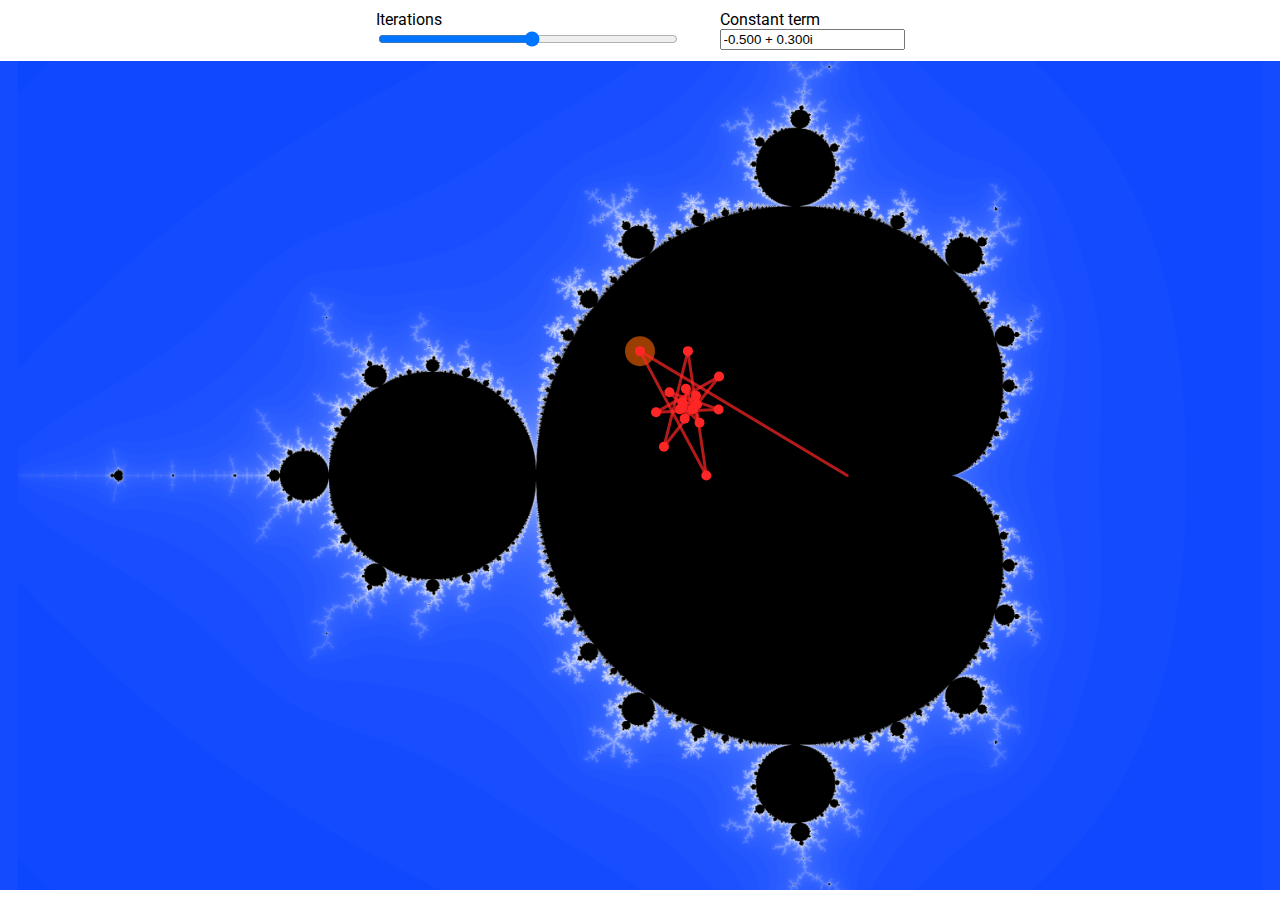
<file: index.html>
<!DOCTYPE html>
<html lang="en">
<head>
  <meta charset="UTF-8">
  <meta name="viewport" content="width=device-width, initial-scale=1">
  <meta name="author" content="Mark Lavrentyev">
  <title>Mandelbrot set explorer</title>
  <link rel="icon" type="image/x-icon" href="favicon.png" />
  <link rel="stylesheet" type="text/css" href="css/main.css" />
  <link rel="stylesheet" href="https://use.fontawesome.com/releases/v5.8.2/css/all.css"
    integrity="sha384-oS3vJWv+0UjzBfQzYUhtDYW+Pj2yciDJxpsK1OYPAYjqT085Qq/1cq5FLXAZQ7Ay" crossorigin="anonymous">
  <link href="https://fonts.googleapis.com/css2?family=Roboto:ital,wght@0,300;1,300&display=swap" rel="stylesheet">
  <script src="js/main.js"></script>
</head>
<body>
  <div id="main">
    <div id="controls">
      <div class="control">
        <label for="iterControl">Iterations</label>
        <input type="range" id="iterControl" min="1" max="30" />
      </div>
      <div class="control">
        <label for="cControl">Constant term</label>
        <input type="text" id="cControl" />
      </div>
    </div>
    <div id="imageFrame">
      <canvas></canvas>
    </div>
  </div>
</body>
</html>
</file>
<file: css/main.css>
body {
  font-family: 'Roboto';
  margin: 0;
  overflow-x: hidden;
}

#controls {
  display: flex;
  flex-wrap: wrap;
  justify-content: center;
  margin: 10px 0;
}

.control {
  width: auto;
  display: inline-block;
  margin: 0 20px;
}

.control label {
  display: block;
}

input[type=range] {
  width: 300px;
}

canvas {
  background: url('../mandelbrot.png') no-repeat center, #144bff;
  background-size: contain;
}
</file>
